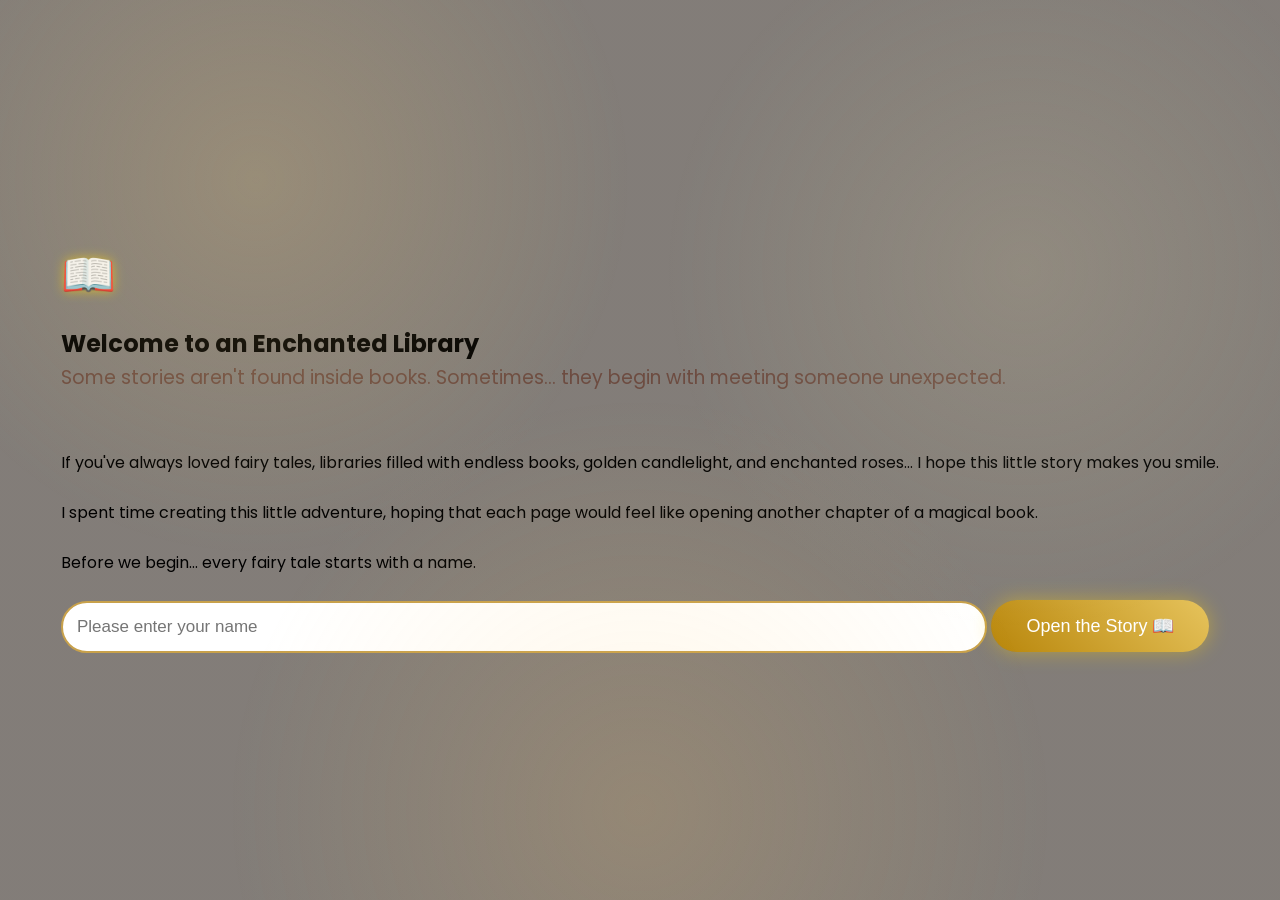
<file: index.html>
<!DOCTYPE html>
<html lang="en">

<head>
<meta charset="UTF-8">
<meta name="viewport" content="width=device-width, initial-scale=1.0">

<title>The Enchanted Library</title>

<link rel="stylesheet" href="style.css">
</head>

<body>

<div class="sparkles"></div>
<div class="roses"></div>
<div class="books"></div>

<div class="book">

<h1>📖</h1>

<h2>Welcome to an Enchanted Library</h2>

<p class="subtitle">
Some stories aren't found inside books.
Sometimes...
they begin with meeting someone unexpected.
</p>

<br>

<p>
If you've always loved fairy tales,
libraries filled with endless books,
golden candlelight,
and enchanted roses...
I hope this little story makes you smile.
</p>

<br>

<p>
I spent time creating this little adventure,
hoping that each page would feel like opening
another chapter of a magical book.
</p>

<br>

<p>
Before we begin...
every fairy tale starts with a name.
</p>

<div class="nameBox">

<input
id="name"
type="text"
placeholder="Please enter your name">

<button onclick="openBook()">
Open the Story 📖
</button>

</div>

</div>

<script src="script.js"></script>

</body>
</html>
</file>
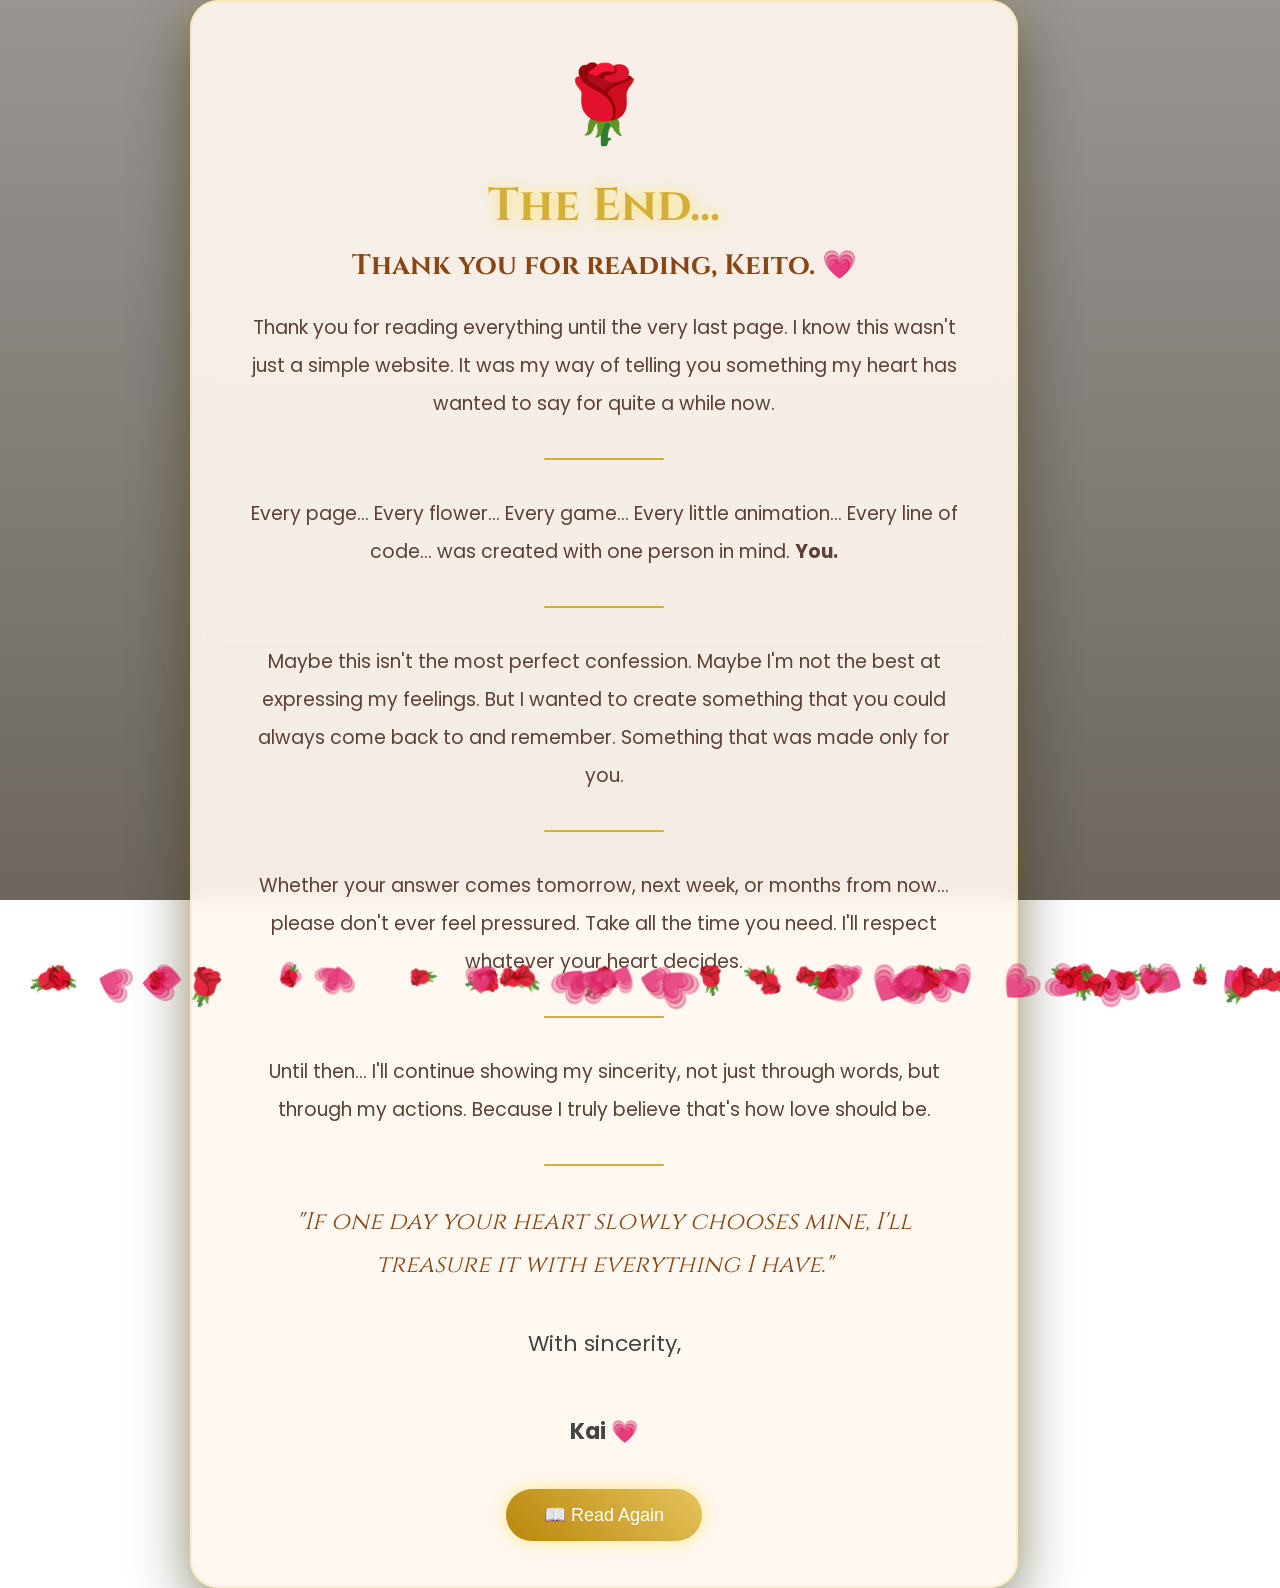
<file: ending.html>
<!DOCTYPE html>
<html lang="en">

<head>

<meta charset="UTF-8">

<meta name="viewport" content="width=device-width, initial-scale=1.0">

<title>The End 💗</title>

<link rel="stylesheet" href="ending.css">

<link href="https://fonts.googleapis.com/css2?family=Cinzel:wght@500;700&family=Poppins:wght@300;400;500&display=swap" rel="stylesheet">

</head>

<body>

<div class="sparkles"></div>
<div class="hearts"></div>
<div class="flowers"></div>

<div class="container">

<div class="card">

<div class="rose">

🌹

</div>

<h1>The End...</h1>

<h2 id="finalGreeting"></h2>

<p class="message">

Thank you for reading everything until the very last page.

I know this wasn't just a simple website.

It was my way of telling you something my heart has wanted to say for quite a while now.

</p>

<div class="divider"></div>

<p class="message">

Every page...

Every flower...

Every game...

Every little animation...

Every line of code...

was created with one person in mind.

<b>You.</b>

</p>

<div class="divider"></div>

<p class="message">

Maybe this isn't the most perfect confession.

Maybe I'm not the best at expressing my feelings.

But I wanted to create something that you could always come back to and remember.

Something that was made only for you.

</p>

<div class="divider"></div>

<p class="message">

Whether your answer comes tomorrow,

next week,

or months from now...

please don't ever feel pressured.

Take all the time you need.

I'll respect whatever your heart decides.

</p>

<div class="divider"></div>

<p class="message">

Until then...

I'll continue showing my sincerity,

not just through words,

but through my actions.

Because I truly believe that's how love should be.

</p>

<div class="divider"></div>

<div class="quote">

"If one day your heart slowly chooses mine,

I'll treasure it with everything I have."

</div>

<div class="signature">

With sincerity,

<br><br>

<b>Kai 💗</b>

</div>

<button onclick="restartStory()">

📖 Read Again

</button>

</div>

</div>

<script src="ending.js"></script>

</body>

</html>
</file>
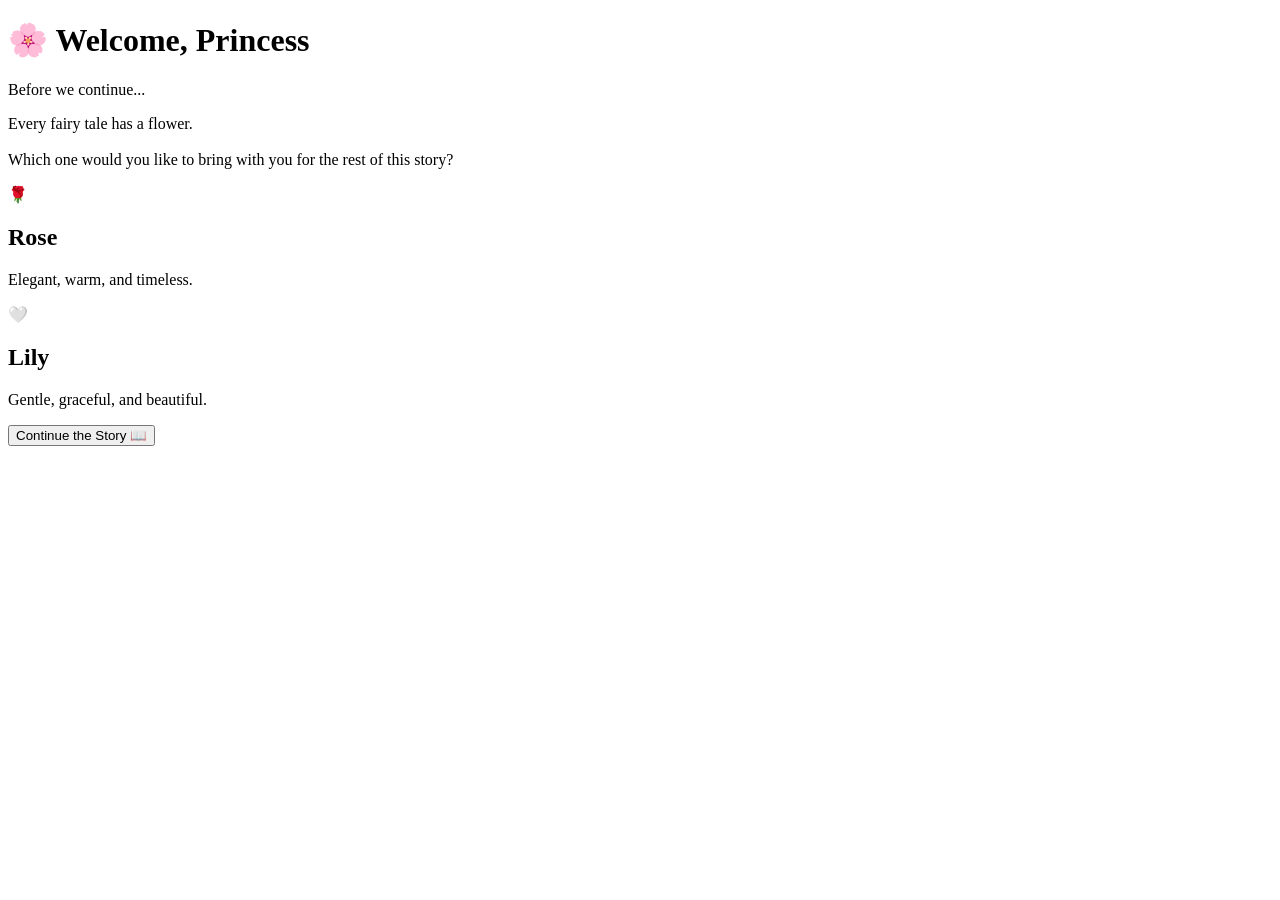
<file: flowers.html>
<!DOCTYPE html>
<html lang="en">
<head>

<meta charset="UTF-8">
<meta name="viewport" content="width=device-width, initial-scale=1.0">

<title>Choose Your Flower 🌹</title>

<link rel="stylesheet" href="flowers.css">

<link href="https://fonts.googleapis.com/css2?family=Cinzel:wght@500;700&family=Poppins:wght@300;400;500&display=swap" rel="stylesheet">

</head>

<body>

<div class="overlay"></div>

<div class="sparkles"></div>

<div class="container">

    <div class="card">

        <h1>🌸 Welcome,
            <span id="herName"></span>
        </h1>

        <p class="subtitle">
            Before we continue...
        </p>

        <p class="description">
            Every fairy tale has a flower.
            <br><br>
            Which one would you like to bring with you for the rest of this story?
        </p>

        <div class="flowers">

            <div class="flower rose" onclick="chooseFlower('rose')">

                <div class="emoji">🌹</div>

                <h2>Rose</h2>

                <p>
                    Elegant, warm, and timeless.
                </p>

            </div>

            <div class="flower lily" onclick="chooseFlower('lily')">

                <div class="emoji">🤍</div>

                <h2>Lily</h2>

                <p>
                    Gentle, graceful, and beautiful.
                </p>

            </div>

        </div>

        <div id="selectedMessage"></div>

        <button
        id="continueBtn"
        onclick="continueStory()">

            Continue the Story 📖

        </button>

    </div>

</div>

<script src="flowers.js"></script>

</body>
</html>
</file>
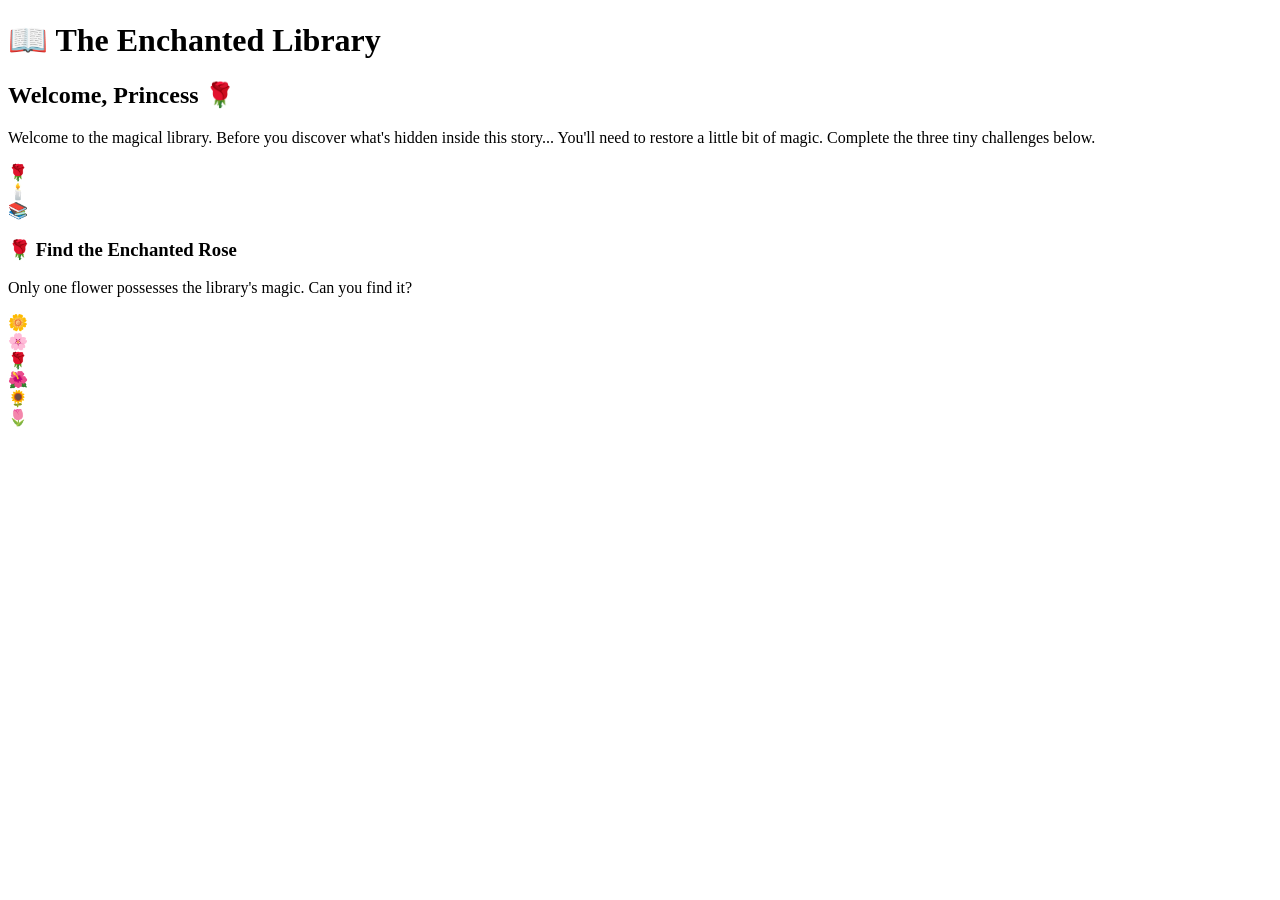
<file: games.html>
<!DOCTYPE html>
<html lang="en">

<head>

<meta charset="UTF-8">
<meta name="viewport" content="width=device-width, initial-scale=1.0">

<title>The Enchanted Library</title>

<link rel="stylesheet" href="games.css">

<link href="https://fonts.googleapis.com/css2?family=Cinzel:wght@500;700&family=Poppins:wght@300;400;500&display=swap" rel="stylesheet">

</head>

<body>

<div class="sparkles"></div>
<div class="floatingBooks"></div>

<div class="container">

<div class="card">

<h1>📖 The Enchanted Library</h1>

<h2 id="welcome"></h2>

<p class="intro">

Welcome to the magical library.

Before you discover what's hidden inside this story...

You'll need to restore a little bit of magic.

Complete the three tiny challenges below.

</p>

<!-- Progress -->

<div class="progress">

<div class="step done" id="step1">🌹</div>

<div class="line"></div>

<div class="step" id="step2">🕯️</div>

<div class="line"></div>

<div class="step" id="step3">📚</div>

</div>

<!-- ========================= -->
<!-- GAME 1 -->
<!-- ========================= -->

<section id="game1">

<h3>🌹 Find the Enchanted Rose</h3>

<p>

Only one flower possesses the library's magic.

Can you find it?

</p>

<div class="flowers">

<div class="flower" onclick="wrongFlower()">🌼</div>

<div class="flower" onclick="wrongFlower()">🌸</div>

<div class="flower" onclick="correctFlower()">🌹</div>

<div class="flower" onclick="wrongFlower()">🌺</div>

<div class="flower" onclick="wrongFlower()">🌻</div>

<div class="flower" onclick="wrongFlower()">🌷</div>

</div>

</section>

<!-- ========================= -->
<!-- GAME 2 -->
<!-- ========================= -->

<section id="game2" style="display:none;">

<h3>🕯️ Light the Candles</h3>

<p>

Tap all three candles to brighten the library.

</p>

<div class="candles">

<div class="candle" onclick="lightCandle(this)">🕯️</div>

<div class="candle" onclick="lightCandle(this)">🕯️</div>

<div class="candle" onclick="lightCandle(this)">🕯️</div>

</div>

</section>

<!-- ========================= -->
<!-- GAME 3 -->
<!-- ========================= -->

<section id="game3" style="display:none;">

<h3>📚 Arrange the Magic Books</h3>

<p>

Tap the books in order:

1️⃣ Blue

2️⃣ Green

3️⃣ Red

</p>

<div class="books">

<div class="book blue" onclick="tapBook('blue')">📘</div>

<div class="book red" onclick="tapBook('red')">📕</div>

<div class="book green" onclick="tapBook('green')">📗</div>

</div>

</section>

<!-- ========================= -->

<div id="message"></div>

<button
id="continueBtn"
style="display:none;"
onclick="continueLetter()">

Open My Letter ❤️

</button>

</div>

</div>

<script src="games.js"></script>

</body>

</html>
</file>
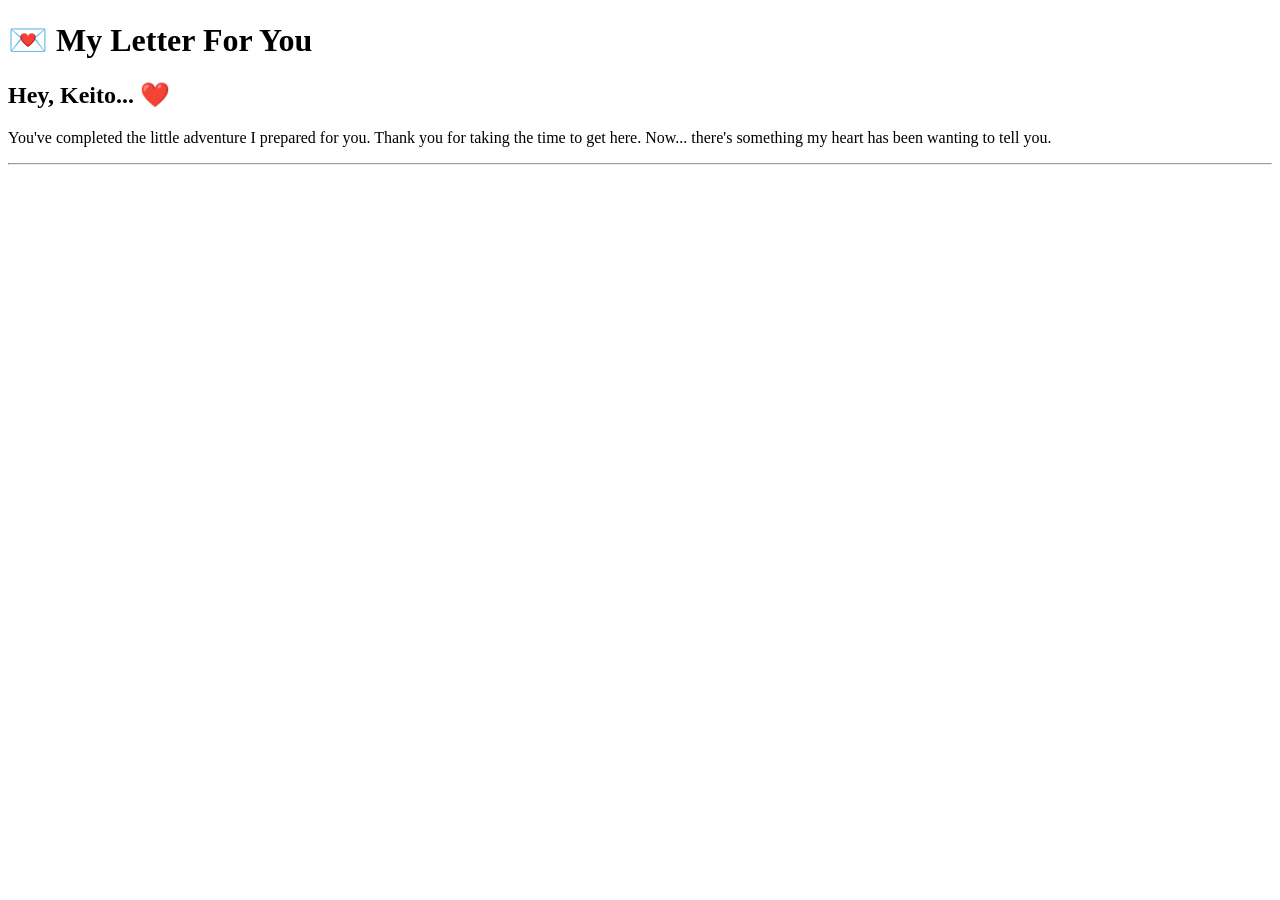
<file: letter.html>
<!DOCTYPE html>
<html lang="en">

<head>

<meta charset="UTF-8">

<meta name="viewport" content="width=device-width, initial-scale=1.0">

<title>My Letter For You 💗</title>

<link rel="stylesheet" href="letter.css">

<link href="https://fonts.googleapis.com/css2?family=Cinzel:wght@500;700&family=Poppins:wght@300;400;500&display=swap" rel="stylesheet">

</head>

<body>

<div class="sparkles"></div>
<div class="petals"></div>

<div class="container">

<div class="letterCard">

<h1>💌 My Letter For You</h1>

<h2 id="greeting"></h2>

<p class="intro">

You've completed the little adventure I prepared for you.

Thank you for taking the time to get here.

Now...

there's something my heart has been wanting to tell you.

</p>

<hr>

<div id="letter">

<!-- The typing animation from letter.js will appear here -->

</div>

<div id="endSection" style="display:none;">

<hr>

<h2>

Thank You For Reading 💗

</h2>

<p>

Every page you've visited...

Every flower you chose...

Every little game you played...

Every line of code I wrote...

was made with one person in mind.

You.

I wanted this to be different from an ordinary confession.

So I made something that tells a story—

because meeting you felt like the beginning of one.

Thank you for giving this little project your time.

It truly means a lot to me.

🌹

</p>

<button onclick="goToEnding()">

Continue 💗

</button>

</div>

</div>

</div>

<script src="letter.js"></script>

</body>

</html>
</file>
<file: style.css>
@import url('https://fonts.googleapis.com/css2?family=Cinzel:wght@500;700&family=Poppins:wght@300;400;500&display=swap');

*{
margin:0;
padding:0;
box-sizing:border-box;
}

body{

font-family:'Poppins',sans-serif;

background:
linear-gradient(rgba(28,18,10,.55),rgba(28,18,10,.55)),
url("https://images.unsplash.com/photo-1507842217343-583bb7270b66?auto=format&fit=crop&w=1800&q=80");

background-size:cover;
background-position:center;
background-attachment:fixed;

min-height:100vh;

display:flex;
justify-content:center;
align-items:center;

overflow:hidden;

}

/* Magical overlay */

body::before{

content:"";

position:fixed;

inset:0;

background:
radial-gradient(circle at 20% 20%,rgba(255,215,120,.18),transparent 30%),
radial-gradient(circle at 80% 30%,rgba(255,240,180,.12),transparent 30%),
radial-gradient(circle at 50% 90%,rgba(255,200,100,.15),transparent 40%);

pointer-events:none;

}

/* Sparkles */

.sparkles{

position:fixed;

inset:0;

pointer-events:none;

overflow:hidden;

}

.sparkles::before{

content:"✨ ✨ ✨ ✨ ✨ ✨ ✨ ✨";

position:absolute;

font-size:28px;

width:120%;

left:-10%;

top:-20%;

opacity:.3;

animation:sparkles 18s linear infinite;

}

/* Roses */

.roses{

position:fixed;

inset:0;

pointer-events:none;

overflow:hidden;

}

.roses::before{

content:"🌹 🌹 🌹 🌹 🌹 🌹";

position:absolute;

font-size:34px;

width:120%;

left:-10%;

top:-20%;

opacity:.35;

animation:roses 26s linear infinite;

}

/* Books */

.books{

position:fixed;

inset:0;

pointer-events:none;

overflow:hidden;

}

.books::before{

content:"📖 📚 📖 📚 📖 📚";

position:absolute;

font-size:26px;

width:120%;

left:-10%;

top:-20%;

opacity:.18;

animation:books 35s linear infinite;

}

/* Main Card */

.container{

width:90%;

max-width:700px;

background:rgba(255,248,238,.92);

backdrop-filter:blur(8px);

padding:45px;

border-radius:25px;

text-align:center;

box-shadow:
0 20px 60px rgba(0,0,0,.45),
0 0 40px rgba(255,215,0,.18);

border:2px solid rgba(255,220,150,.35);

animation:fadeUp 1.3s;

}

/* Heading */

h1{

font-family:'Cinzel',serif;

font-size:44px;

color:#d4af37;

text-shadow:
0 0 12px rgba(255,215,0,.6);

margin-bottom:20px;

}

.subtitle{

font-size:19px;

color:#6d4c41;

line-height:1.8;

margin-bottom:30px;

}

/* Input */

input{

width:80%;

padding:14px;

border-radius:30px;

border:2px solid #c8a14b;

outline:none;

font-size:17px;

margin-top:20px;

}

/* Button */

button{

margin-top:25px;

padding:15px 35px;

border:none;

border-radius:40px;

background:linear-gradient(45deg,#b8860b,#e6c35c);

color:white;

font-size:18px;

cursor:pointer;

transition:.3s;

box-shadow:0 0 20px rgba(255,215,0,.4);

}

button:hover{

transform:scale(1.07);

box-shadow:
0 0 25px gold,
0 0 50px rgba(255,215,0,.5);

}

/* Animations */

@keyframes sparkles{

0%{

transform:translateY(-120px);

}

100%{

transform:translateY(120vh);

}

}

@keyframes roses{

0%{

transform:translateY(-150px) rotate(0deg);

}

100%{

transform:translateY(120vh) rotate(360deg);

}

}

@keyframes books{

0%{

transform:translateY(-200px) rotate(-8deg);

}

100%{

transform:translateY(120vh) rotate(8deg);

}

}

@keyframes fadeUp{

from{

opacity:0;

transform:translateY(40px);

}

to{

opacity:1;

transform:translateY(0);

}

}

@media(max-width:768px){

.container{

padding:30px 20px;

}

h1{

font-size:32px;

}

.subtitle{

font-size:17px;

}

input{

width:100%;

}

}
</file>
<file: ending.css>
@import url('https://fonts.googleapis.com/css2?family=Cinzel:wght@500;700&family=Poppins:wght@300;400;500&display=swap');

*{
margin:0;
padding:0;
box-sizing:border-box;
}

body{

font-family:'Poppins',sans-serif;

background:
linear-gradient(rgba(30,20,10,.45),rgba(30,20,10,.65)),
url("https://images.unsplash.com/photo-1511818966892-d7d671e672a2?auto=format&fit=crop&w=1800&q=80");

background-size:cover;
background-position:center;
background-attachment:fixed;

min-height:100vh;

display:flex;
justify-content:center;
align-items:center;

overflow:hidden;

}

/* Golden magical glow */

body::before{

content:"✨ ✨ ✨ ✨ ✨ ✨ ✨ ✨";

position:fixed;

top:-20%;

left:-10%;

width:120%;

font-size:30px;

opacity:.30;

pointer-events:none;

animation:sparkles 18s linear infinite;

}

/* Falling roses */

body::after{

content:"🌹 🌹 🌹 🌹 🤍 🌹 🌸";

position:fixed;

top:-20%;

left:-10%;

width:120%;

font-size:34px;

opacity:.35;

pointer-events:none;

animation:roses 24s linear infinite;

}

/* Main card */

.card{

width:92%;
max-width:900px;

background:rgba(255,248,240,.92);

backdrop-filter:blur(10px);

padding:45px;

border-radius:28px;

border:2px solid rgba(255,220,120,.4);

box-shadow:
0 20px 60px rgba(0,0,0,.45),
0 0 40px rgba(255,215,0,.20);

text-align:center;

animation:fadeUp 1.4s;

}

/* Rose */

.rose{

font-size:75px;

animation:float 3s ease-in-out infinite;

margin-bottom:15px;

}

/* Headings */

h1{

font-family:'Cinzel',serif;

font-size:46px;

color:#d4af37;

text-shadow:0 0 15px rgba(255,215,0,.6);

margin-bottom:10px;

}

h2{

font-family:'Cinzel',serif;

font-size:28px;

color:#8B4513;

margin-bottom:20px;

}

/* Text */

.message{

font-size:19px;

line-height:2;

color:#5d4037;

margin:25px 0;

}

.quote{

margin-top:35px;

font-size:24px;

font-style:italic;

font-family:'Cinzel',serif;

color:#8B4513;

line-height:1.8;

}

/* Divider */

.divider{

width:120px;

height:2px;

background:#d4af37;

margin:35px auto;

border-radius:10px;

}

/* Signature */

.signature{

margin-top:35px;

font-size:22px;

color:#444;

line-height:2;

}

/* Button */

button{

margin-top:35px;

padding:15px 38px;

border:none;

border-radius:40px;

background:linear-gradient(45deg,#b8860b,#e6c35c);

color:white;

font-size:18px;

cursor:pointer;

transition:.35s;

box-shadow:0 0 18px rgba(255,215,0,.45);

}

button:hover{

transform:scale(1.08);

box-shadow:
0 0 25px gold,
0 0 50px rgba(255,215,0,.6);

}

/* Floating Rose */

@keyframes float{

0%{

transform:translateY(0);

}

50%{

transform:translateY(-12px);

}

100%{

transform:translateY(0);

}

}

/* Animations */

@keyframes sparkles{

0%{

transform:translateY(-120px);

}

100%{

transform:translateY(120vh);

}

}

@keyframes roses{

0%{

transform:translateY(-150px) rotate(0deg);

}

100%{

transform:translateY(120vh) rotate(360deg);

}

}

@keyframes fadeUp{

from{

opacity:0;

transform:translateY(40px);

}

to{

opacity:1;

transform:translateY(0);

}

}

/* Mobile */

@media(max-width:768px){

.card{

padding:28px 22px;

}

h1{

font-size:34px;

}

h2{

font-size:22px;

}

.message{

font-size:16px;

}

.quote{

font-size:20px;

}

.signature{

font-size:18px;

}

button{

width:100%;

}

}
</file>
<file: flowers.css>
sparkles::before{

    content:"✨ ✨ ✨ ✨ ✨ ✨ ✨ ✨";

    position:absolute;

    width:120%;

    left:-10%;

    top:-20%;

    font-size:28px;

    opacity:.35;

    animation:sparkle 18s linear infinite;

}

.
        transform:translateY(-100px);

    }

    to{

        transform:translateY(120vh);

    }

}

@keyframes petals{

    from{

        transform:translateY(-120px) rotate(0deg);

    }

    to{

        transform:translateY(120vh) rotate(360deg);

    }

}

@keyframes float{

    0%{

        transform:translateY(0);

    }

    50%{

        transform:translateY(-10px);

    }

    100%{

        transform:translateY(0);

    }

}

@keyframes fadeUp{

    from{

        opacity:0;

        transform:translateY(40px);

    }

    to{

        opacity:1;

        transform:translateY(0);

    }

}

@media(max-width:7
</file>
<file: games.css>
<!DOCTYPE html>
<html lang="en">

<head>

<meta charset="UTF-8">
<meta name="viewport" content="width=device-width, initial-scale=1.0">

<title>The Enchanted Library</title>

<link rel="stylesheet" href="games.css">

<link href="https://fonts.googleapis.com/css2?family=Cinzel:wght@500;700&family=Poppins:wght@300;400;500&display=swap" rel="stylesheet">

</head>

<body>

<div class="overlay"></div>

<div class="sparkles"></div>

<div class="container">

<div class="card">

<h1>📖 The Enchanted Library</h1>

<h2 id="welcome"></h2>

<p class="intro">

Every story hides a secret.

Before you discover mine...

Help the magic return to this library.

</p>

<div id="game1">

<h3>🌹 Find the Enchanted Rose</h3>

<p>One of these flowers is magical.</p>

<div class="flowers">

<div class="flower" onclick="wrong()">🌼</div>

<div class="flower" onclick="wrong()">🌷</div>

<div class="flower rose" onclick="correct()">🌹</div>

<div class="flower" onclick="wrong()">🌸</div>

<div class="flower" onclick="wrong()">🌻</div>

<div class="flower" onclick="wrong()">🌺</div>

</div>

</div>

<div id="message"></div>

<button id="nextBtn" onclick="nextGame()">

Continue 📖

</button>

</div>

</div>

<script src="games.js"></script>

</body>

</html>
</file>
<file: letter.css>
<!DOCTYPE html>
<html lang="en">

<head>

<meta charset="UTF-8">
<meta name="viewport" content="width=device-width, initial-scale=1.0">

<title>The Enchanted Library</title>

<link rel="stylesheet" href="games.css">

<link href="https://fonts.googleapis.com/css2?family=Cinzel:wght@500;700&family=Poppins:wght@300;400;500&display=swap" rel="stylesheet">

</head>

<body>

<div class="overlay"></div>

<div class="sparkles"></div>

<div class="container">

<div class="card">

<h1>📖 The Enchanted Library</h1>

<h2 id="welcome"></h2>

<p class="intro">

Every story hides a secret.

Before you discover mine...

Help the magic return to this library.

</p>

<div id="game1">

<h3>🌹 Find the Enchanted Rose</h3>

<p>One of these flowers is magical.</p>

<div class="flowers">

<div class="flower" onclick="wrong()">🌼</div>

<div class="flower" onclick="wrong()">🌷</div>

<div class="flower rose" onclick="correct()">🌹</div>

<div class="flower" onclick="wrong()">🌸</div>

<div class="flower" onclick="wrong()">🌻</div>

<div class="flower" onclick="wrong()">🌺</div>

</div>

</div>

<div id="message"></div>

<button id="nextBtn" onclick="nextGame()">

Continue 📖

</button>

</div>

</div>

<script src="games.js"></script>

</body>

</html>
</file>
